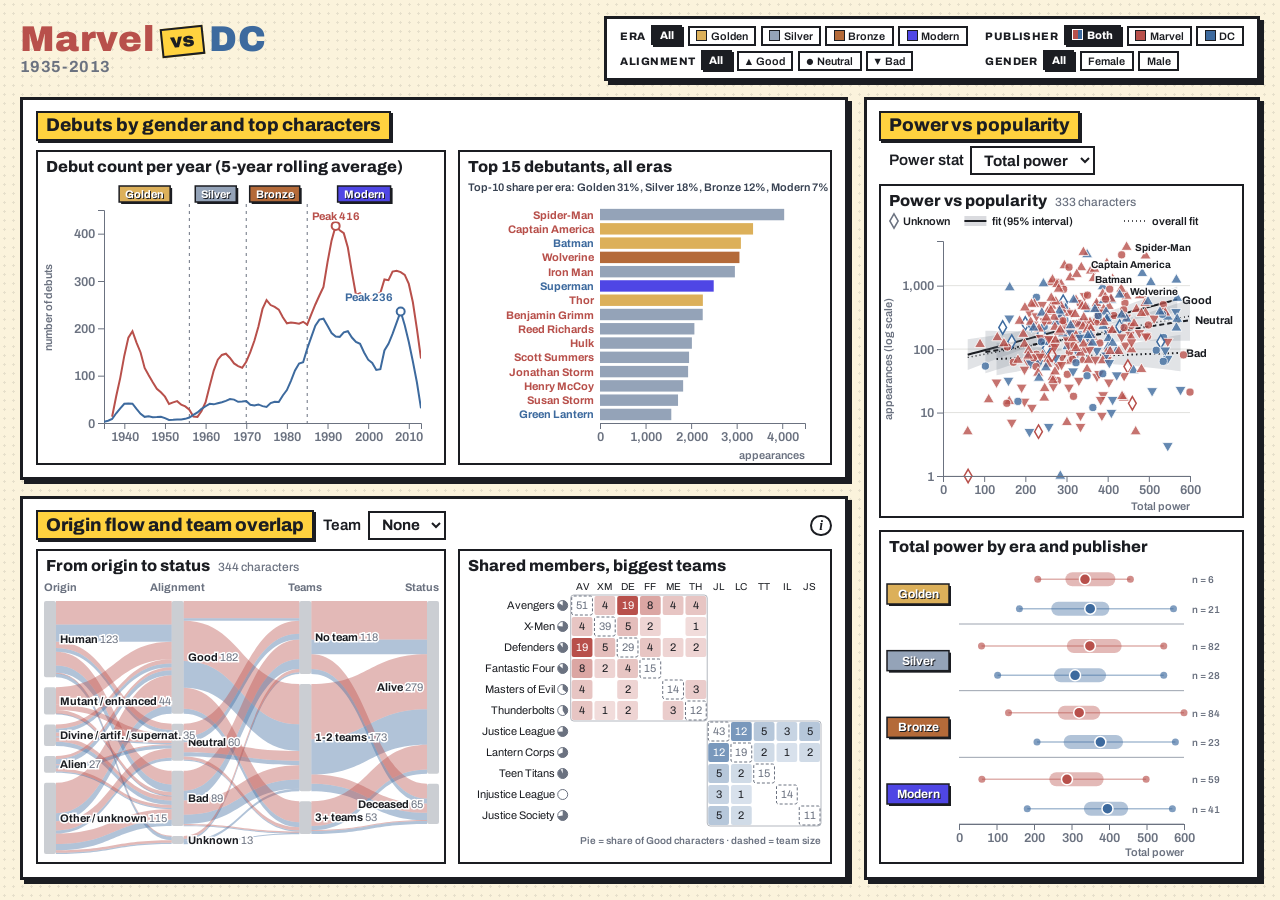
<file: index.html>
<!DOCTYPE html>
<html lang="en">
<head>
  <meta charset="UTF-8" />
  <meta name="viewport" content="width=device-width, initial-scale=1.0" />
  <title>Marvel vs DC, 1935-2013</title>
  <link rel="stylesheet" href="style.css?v=2" />
</head>
<body>
  <header class="topbar">
    <div class="brand">
      <h1><span class="t-marvel">Marvel</span> <span class="t-vs">vs</span> <span class="t-dc">DC</span> <span class="years">1935-2013</span></h1>
    </div>
    <!-- Shared filters: built by script.js on every page -->
    <section class="filters" id="filters" aria-label="Filters"></section>
  </header>

  <main class="grid">
    <!-- V1 -->
    <section class="panel v1">
      <h2><span class="caption">Debuts by gender and top characters</span></h2>
      <div class="panel-body two-col">
        <div class="idiom" id="idiom-1">idiom 1</div>
        <div class="idiom" id="idiom-2">idiom 2</div>
      </div>
    </section>

    <!-- V2 -->
    <section class="panel v2">
      <h2><span class="caption">Power vs popularity</span></h2>
      <div class="panel-body stack">
        <div class="idiom" id="idiom-3">idiom 3</div>
        <div class="idiom" id="idiom-4">idiom 4</div>
      </div>
    </section>

    <!-- V3 -->
    <section class="panel v3">
      <h2><span class="caption">Origin flow and team overlap</span></h2>
      <div class="panel-body two-col">
        <div class="idiom" id="idiom-5">idiom 5</div>
        <div class="idiom" id="idiom-6">idiom 6</div>
      </div>
    </section>
  </main>
  <script src="lib/d3.min.js"></script>
  <script src="lib/d3-sankey.min.js"></script>
  <script src="script.js"></script>
  <script src="V1.js"></script>
  <script src="V2.js"></script>
  <script src="V3.js"></script>
</body>
</html>
</file>
<file: style.css>
@font-face {
  font-family: "Archivo";
  src: url("fonts/archivo.woff2") format("woff2");
  font-weight: 100 900;
  font-stretch: 62% 125%;
  font-style: normal;
  font-display: swap;
}

:root {
  /* Publisher colors (every chart) */
  --dc: #3d6a9e;      
  --marvel: #b8504b;
  
  /* Era colors */
  --golden: #dcb05a;
  --silver: #94a3b8;  /* Sleek metallic silver */
  --bronze: #b46a39;  /* Rich copper bronze */
  --modern: #4f46e5;  /* Vibrant modern indigo */
  
  /* Menu accent: hover colour of the chips without a colour of their own */
  --pow: #ffd23f;

  --ink: #1b1d22;
  --muted: #6b7280;
  --paper: #fbf3dc;   /* page background: warm comic-paper yellow */
  --panel: #ffffff;   /* panels white, so the charts stand out on the coloured page */
  --line: #1b1d22;
  --gap: 1rem;
}

* {
  box-sizing: border-box;
}

body {
  margin: 0;
  padding: 1rem 1.25rem 1.25rem;
  font-family: "Archivo", system-ui, sans-serif;
  /* Coloured page with halftone dots, like printed comics */
  background-color: var(--paper);
  background-image: radial-gradient(rgba(27, 29, 34, 0.09) 1px, transparent 1.4px);
  background-size: 9px 9px;
  color: var(--ink);
  min-height: 100vh;   /* fills the window; scrolls instead of cutting the charts when the window is short */
  display: flex;
  flex-direction: column;
}

/* Title + filter bar on the same line */
.topbar {
  display: flex;
  justify-content: space-between;
  align-items: center;
  gap: 1rem 1.5rem;
  margin-bottom: var(--gap);
  container-type: inline-size;
}

/* Brand wrapper for logos and title */
.brand {
  display: flex;
  align-items: center;
  gap: 1rem;
}

.brand-logo {
  height: 4.2rem;
  width: auto;
  object-fit: contain;
}

.topbar h1 {
  margin: 0;
  font-size: clamp(2.2rem, 2.8vw, 3rem);
  font-weight: 900;
  letter-spacing: 0.01em;
  line-height: 1.05;
  white-space: nowrap;
}

/* The years on their own line, just below the title */
/* Title words in the publisher colours, "vs" in a yellow box */
.topbar h1 .t-marvel { color: var(--marvel); }
.topbar h1 .t-dc { color: var(--dc); }
.topbar h1 .t-vs {
  display: inline-block;
  font-size: 0.55em;
  vertical-align: middle;
  padding: 0.1em 0.35em;
  background: var(--pow);
  border: 2px solid var(--ink);
  transform: rotate(-6deg);
}

.topbar h1 .years {
  display: block;
  font-size: 0.45em;
  font-weight: 700;
  color: var(--muted);
}

/* ============================================================
   Filter bar (the menu)
   The chips also act as the legend of every chart:
   era and publisher chips carry a colour square,
   alignment chips carry the marker shapes of the scatter plot.
   ============================================================ */
.filters {
  flex: 0 1 auto;
  display: flex;
  flex-wrap: nowrap;
  white-space: nowrap;
  font-size: clamp(9px, calc((100cqi - 15rem)/90), 14px);
  gap: 1.35em;
  padding: 0.6em 1.2em;
  border: 3px solid var(--line);
  background: #fff;
  box-shadow: 4px 4px 0 var(--ink);
}

/* Beside the title (logos + title take room): the four filters on two rows,
   Era + Publisher / Alignment + Gender, so the bar never runs off the screen */
@media (min-width: 901px) {
  .filters {
    display: grid;
    grid-template-columns: auto auto;
    gap: 0.45em 1.6em;
    font-size: clamp(10px, 0.85vw, 14px);
  }
}

.filter-group {
  display: flex;
  flex-wrap: nowrap;
  align-items: center;
  gap: 0.4em;
}

.filter-label {
  font-size: 1em;
  font-weight: 800;
  text-transform: uppercase;
  letter-spacing: 0.04em;
  margin-right: 0.2em;
}

.chip {
  font: inherit;
  font-weight: 600;
  font-size: 1em;
  display: inline-flex;
  align-items: center;
  gap: 0.35em;
  padding: 0.2em 0.6em;
  border: 2px solid var(--line);
  background: #fff;
  color: var(--ink);
  cursor: pointer;
  transition: background-color 0.12s, color 0.12s, transform 0.12s, box-shadow 0.12s;
}

/* Colour of each chip (--c) and its light tint for the hover (--c-soft) */
.chip[data-value="golden"] { --c: var(--golden); --c-soft: color-mix(in srgb, var(--golden) 35%, #fff); }
.chip[data-value="silver"] { --c: var(--silver); --c-soft: color-mix(in srgb, var(--silver) 40%, #fff); }
.chip[data-value="bronze"] { --c: var(--bronze); --c-soft: color-mix(in srgb, var(--bronze) 30%, #fff); }
.chip[data-value="modern"] { --c: var(--modern); --c-soft: color-mix(in srgb, var(--modern) 25%, #fff); }
.chip[data-value="marvel"] { --c: var(--marvel); --c-soft: color-mix(in srgb, var(--marvel) 25%, #fff); }
.chip[data-value="dc"]     { --c: var(--dc);     --c-soft: color-mix(in srgb, var(--dc) 25%, #fff); }

/* Colour square in front of the coloured chips ("Both" = half Marvel, half DC) */
.chip[data-value="golden"]::before,
.chip[data-value="silver"]::before,
.chip[data-value="bronze"]::before,
.chip[data-value="modern"]::before,
.chip[data-value="marvel"]::before,
.chip[data-value="dc"]::before,
.chip[data-value="both"]::before {
  content: "";
  width: 0.8em;
  height: 0.8em;
  border: 1.5px solid var(--ink);
  background: var(--c);
}
.chip[data-value="both"]::before {
  background: linear-gradient(90deg, var(--marvel) 50%, var(--dc) 50%);
}

/* Alignment chips: the marker shapes of the scatter plot (V2) */
.chip[data-value="good"]::before    { content: "\25B2"; font-size: 0.75em; }
.chip[data-value="neutral"]::before { content: "\25CF"; font-size: 0.75em; }
.chip[data-value="bad"]::before     { content: "\25BC"; font-size: 0.75em; }

/* Hover: every chip lights up and pops out a little.
   Coloured chips take a tint of their own colour, the others the yellow accent. */
.chip:hover {
  background: var(--c-soft, var(--pow));
  color: var(--ink);
  transform: translate(-1px, -1px);
  box-shadow: 2px 2px 0 var(--ink);
}

/* Active: black (All, Both, alignment, gender) or the full colour (eras, publishers) */
.chip.active {
  background: var(--ink);
  color: #fff;
  font-weight: 800;
  transform: translate(-1px, -1px);
  box-shadow: 2px 2px 0 var(--ink);
}
.chip.active:hover {
  background: #33363f;
  color: #fff;
}

.chip.active[data-value="golden"] {
  background: var(--c);
  color: var(--ink);
}
.chip.active[data-value="silver"],
.chip.active[data-value="bronze"],
.chip.active[data-value="modern"],
.chip.active[data-value="marvel"],
.chip.active[data-value="dc"] {
  background: var(--c);
  color: #fff;
}
/* "Both" active: white border so its square stands out on the black chip */
.chip.active[data-value="both"]::before {
  border-color: #fff;
}

.chip:focus-visible {
  outline: 3px solid var(--pow);
  outline-offset: 2px;
}

/* Layout Grid */
.grid {
  display: grid;
  grid-template-columns: 1.15fr 1fr 1.05fr;
  grid-template-rows: 1fr 1fr;
  grid-template-areas:
    "v1 v1 v2"
    "v3 v3 v2";
  gap: var(--gap);
  flex: 1;
  min-height: 700px;   /* below this the charts are cut: the page scrolls instead */
}

.v1 { grid-area: v1; }
.v2 { grid-area: v2; }
.v3 { grid-area: v3; }

.panel {
  display: flex;
  flex-direction: column;
  min-width: 0;
  min-height: 0;
  padding: 0.7rem 0.8rem 0.8rem;
  background: var(--panel);
  border: 3px solid var(--line);
  box-shadow: 4px 4px 0 var(--ink);   /* comic panel */
}

/* Panel titles in a yellow caption box, like the narration boxes of comics */
.panel h2 .caption {
  display: inline-block;
  padding: 0.15rem 0.5rem;
  background: var(--pow);
  border: 2px solid var(--ink);
  box-shadow: 2px 2px 0 var(--ink);
}

.panel h2 {
  margin: 0 0 0.55rem;
  font-size: clamp(1.15rem, 1.25vw, 1.45rem);
  font-weight: 800;
  line-height: 1.15;
}

.panel-body {
  flex: 1;
  display: grid;
  gap: 0.75rem;
  min-height: 0;
}

.panel-body.two-col {
  grid-template-columns: 1.1fr 1fr;
}

.panel-body.stack {
  grid-template-rows: 1fr 1fr;
}

/* Placeholder for each chart */
.idiom {
  display: grid;
  place-items: center;
  min-height: 0;
  border: 2px dashed var(--muted);
  color: var(--muted);
  font-size: 1.1rem;
  font-weight: 600;
  background: rgba(255, 255, 255, 0.5);
}

/* Media Queries */
/* Medium windows: smaller logos so the title and the menu fit side by side */
@media (max-width: 1150px) {
  .brand { gap: 0.6rem; }
  .brand-logo { height: 3.2rem; }
  .topbar h1 { font-size: 2.1rem; }
}

@media (max-width: 1120px) {
  .filters,
  .filter-group {
    flex-wrap: wrap;
  }

  .filters {
    gap: 0.5em 1.35em;
  }
}

@media (max-width: 900px) {
  body {
    padding: 1rem;
    height: auto;
    overflow: auto;
  }

  .grid {
    grid-template-columns: 1fr;
    grid-template-rows: none;
    grid-template-areas:
      "v1"
      "v2"
      "v3";
  }

  .grid {
    min-height: 0;
  }

  .panel-body.two-col {
    grid-template-columns: 1fr;
  }

  .panel-body.stack {
    grid-template-rows: none;
  }

  /* One chart under the other: each one gets its own height */
  .panel-body > .idiom,
  .panel-body > .idiom.drawn {
    height: 360px;
  }

  .topbar {
    flex-direction: column;
    align-items: stretch;
  }

  .brand {
    justify-content: center;
    text-align: center;
  }

  .brand-logo {
    height: 3rem;
  }

  .topbar h1 {
    font-size: 2rem;
  }
}

/* Links to the detail pages */
.panel h2 a {
  color: inherit;
  text-decoration: none;
  border-bottom: 2px solid transparent;
}

.panel h2 a:hover,
.panel h2 a:focus-visible {
  border-bottom-color: var(--ink);
  outline: none;
}

.panel h2 a::after {
  content: " \2197";
  color: var(--muted);
}

/* Detail pages */
.back {
  display: inline-block;
  margin-bottom: 0.4rem;
  color: var(--muted);
  font-weight: 600;
  text-decoration: none;
}

.back:hover { color: var(--ink); }

.detail .panel {
  min-height: 60vh;
}

.detail-body {
  grid-auto-rows: 1fr;
}

.detail-body .idiom {
  min-height: 18rem;
}

.view-nav {
  display: flex;
  gap: 0.5rem;
  margin-top: var(--gap);
}

.view-nav a {
  padding: 0.3rem 0.9rem;
  border: 2px solid var(--line);
  color: var(--ink);
  font-weight: 700;
  text-decoration: none;
  background: #fff;
}

.view-nav a:hover { background: var(--pow); }

/* ---- Charts ---- */
.idiom.drawn {
  display: block;
  position: relative;
  overflow: hidden;
  min-width: 0;
  height: auto;
  background: #fff;
  border: 2px solid var(--line);
}

.idiom.shot {
  padding: 0;
  background: #fff;
  overflow: hidden;
}

.idiom.shot img {
  position: absolute;
  inset: 0;
  display: block;
  width: 100%;
  height: 100%;
  object-fit: contain;
}

.grid .idiom.drawn.shot {
  min-height: 0;
}

.idiom.drawn > svg {
  position: absolute;
  inset: 0;
}

.chart-title {
  font-size: 1rem;
  font-weight: 800;
  fill: var(--ink);
}

/* Extra information after a chart title (e.g. the character count): smaller and grey */
.chart-sub {
  font-size: 0.75rem;
  font-weight: 500;
  fill: var(--muted);
}

.axis text {
  font-family: "Archivo", system-ui, sans-serif;
  font-size: 0.8rem;
  fill: var(--muted);
}

.axis path,
.axis line {
  stroke: var(--muted);
}

/* Tooltip shared by all charts */
.tooltip {
  position: fixed;
  z-index: 10;
  max-width: 18rem;
  padding: 0.5rem 0.7rem;
  background: var(--ink);
  color: #fff;
  font-size: 0.8rem;
  line-height: 1.45;
  pointer-events: none;
  opacity: 0;
}

.tooltip.visible {
  opacity: 1;
}

/* V2 and V3 controls */
.panel.v2 h2,
.panel.v3 h2 {
  display: flex;
  align-items: center;
  flex-wrap: wrap;     /* the menu goes under the title when the panel is narrow */
  row-gap: 0.35rem;
}


.v2-controls,
.v3-controls {
  display: inline-flex;
  flex-wrap: nowrap;
  white-space: nowrap;
  align-items: center;
  gap: 0.4rem;
  margin-left: 0.6rem;
  font-weight: 600;
  font-size: 0.95rem;
}

/* V3 instructions: "i" in a circle at the right end of the title line,
   a box unfolds on hover or keyboard focus */
.panel.v3 h2 .info {
  position: relative;
  margin-left: auto;
  cursor: help;
  outline: none;
}

.info-icon {
  display: grid;
  place-items: center;
  width: 1.35rem;
  height: 1.35rem;
  border: 2px solid var(--ink);
  border-radius: 50%;
  background: var(--panel);
  font-family: Georgia, "Times New Roman", serif;
  font-size: 0.85rem;
  font-style: italic;
  font-weight: 700;
  line-height: 1;
  transition: background 0.15s;
}

.info:hover .info-icon,
.info:focus-visible .info-icon {
  background: var(--pow);
}

.info-pop {
  position: absolute;
  z-index: 20;
  top: calc(100% + 0.45rem);
  right: 0;
  width: 19rem;
  max-width: 80vw;
  padding: 0.55rem 0.75rem;
  background: var(--panel);
  border: 2px solid var(--ink);
  box-shadow: 3px 3px 0 var(--ink);
  font-size: 0.8rem;
  font-weight: 500;
  line-height: 1.4;
  color: var(--ink);
  opacity: 0;
  visibility: hidden;
  transform: translateY(-4px);
  transform-origin: top right;
  transition: opacity 0.15s, transform 0.15s, visibility 0.15s;
}

.info-pop strong {
  display: block;
  margin-bottom: 0.25rem;
  font-weight: 800;
}

.info-pop ul {
  margin: 0;
  padding-left: 1.1rem;
}

.info-pop li + li {
  margin-top: 0.2rem;
}

.info:hover .info-pop,
.info:focus .info-pop {
  opacity: 1;
  visibility: visible;
  transform: none;
}

.v2-controls select,
.v3-controls select {
  font: inherit;
  font-weight: 700;
  padding: 0.2rem 0.5rem;
  border: 2px solid var(--line);
  background: #fff;
  color: var(--ink);
  cursor: pointer;
  transition: background-color 0.12s, transform 0.12s, box-shadow 0.12s;
}

/* Hover: same yellow accent and pop-out as the filter chips */
.v2-controls select:hover,
.v3-controls select:hover {
  background: var(--pow);
  color: var(--ink);
  transform: translate(-1px, -1px);
  box-shadow: 2px 2px 0 var(--ink);
}

.v2-controls select:focus-visible,
.v3-controls select:focus-visible {
  outline: 3px solid var(--pow);
  outline-offset: 2px;
}

/* V3: the Team menu takes the colour of the selected team's publisher */
.v3-controls select.pub-marvel { background: var(--marvel); color: #fff; }
.v3-controls select.pub-dc { background: var(--dc); color: #fff; }
.v3-controls select.pub-marvel:hover,
.v3-controls select.pub-dc:hover { background: var(--pow); color: var(--ink); }
.v3-controls select option { background: #fff; color: var(--ink); }
</file>
